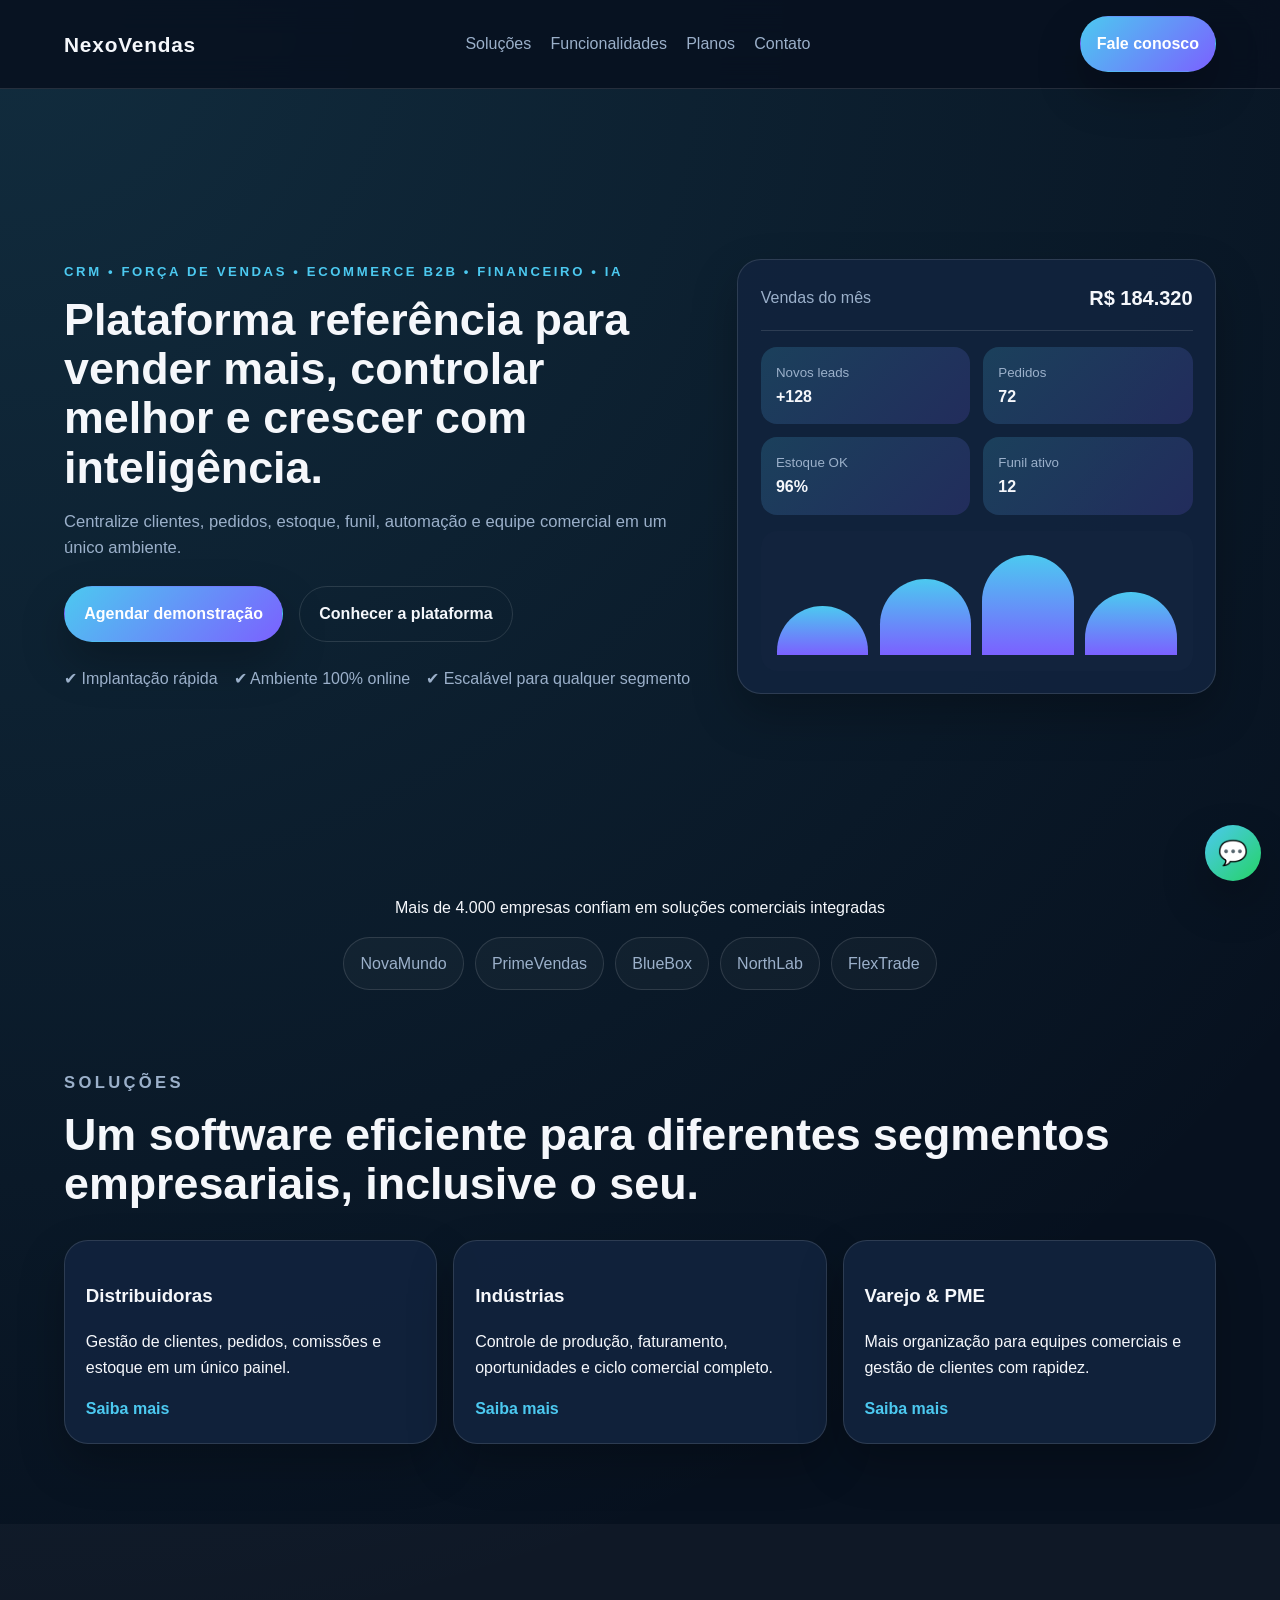
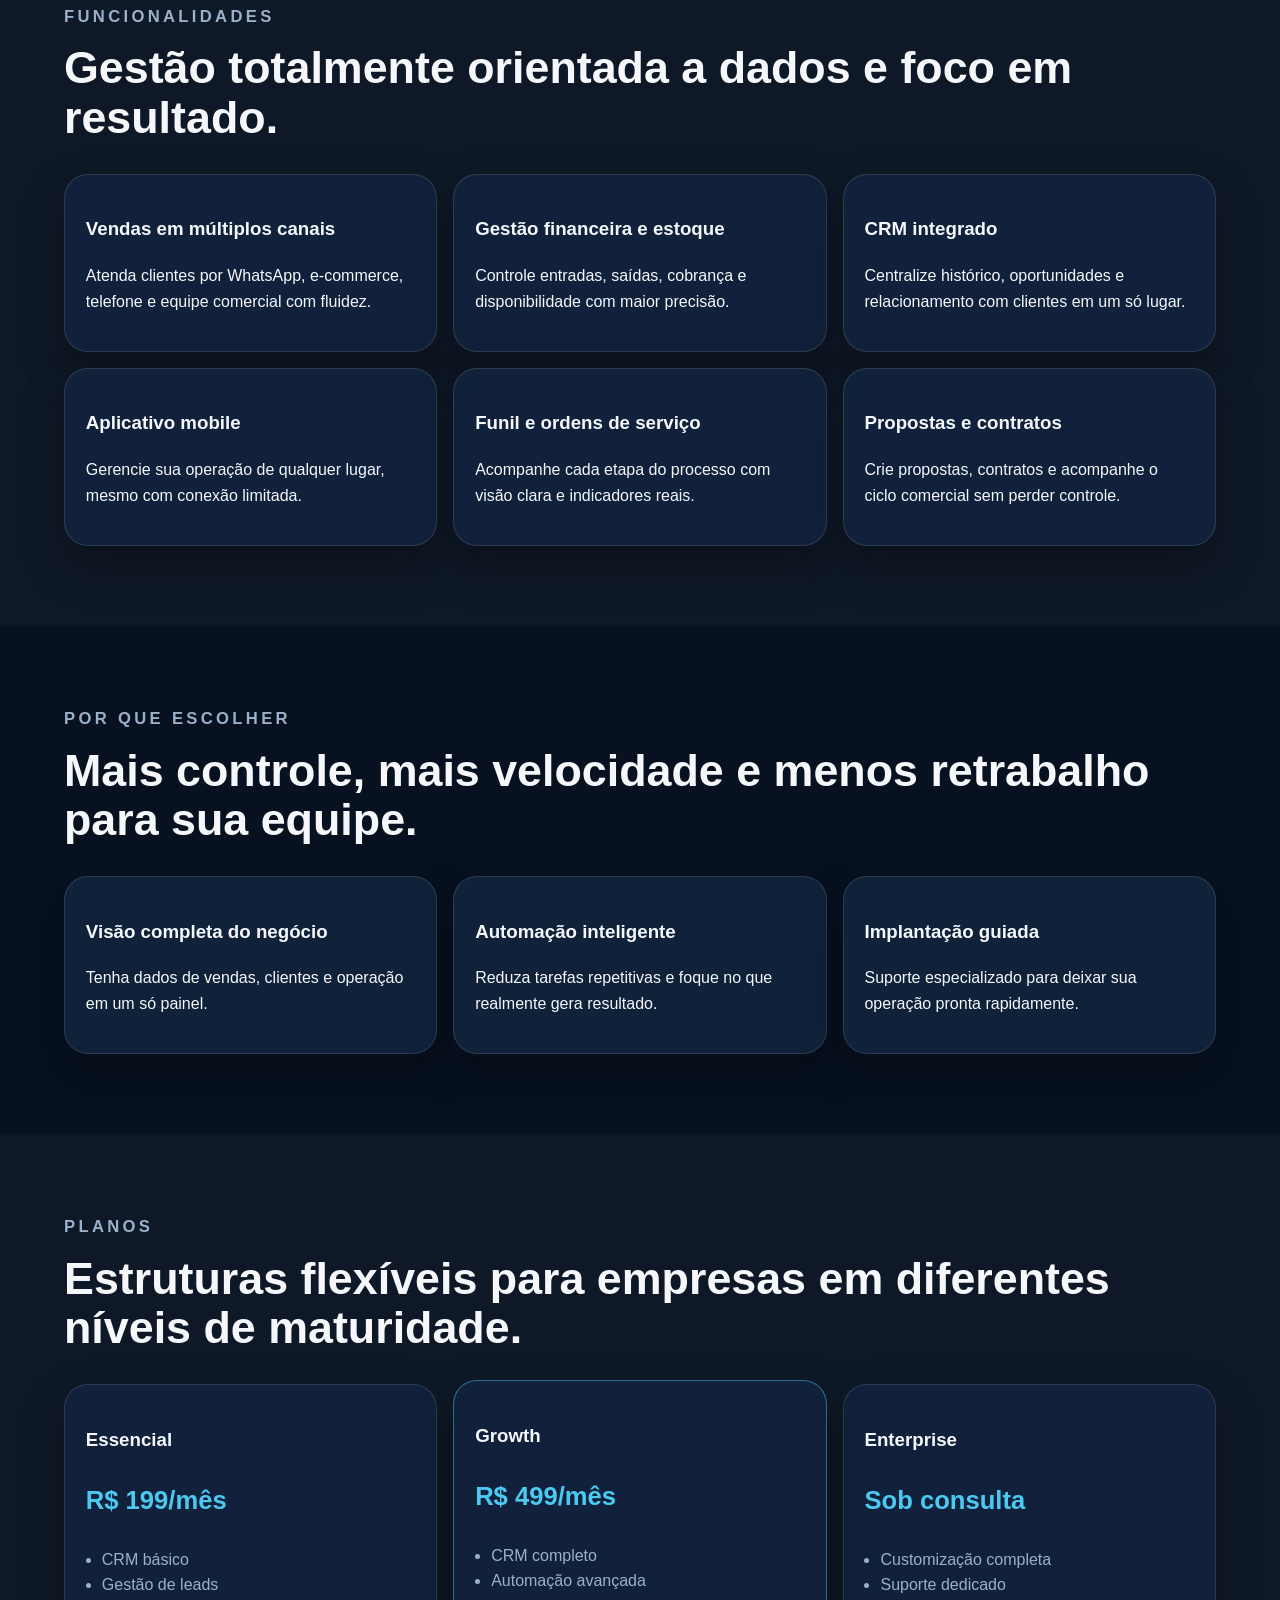
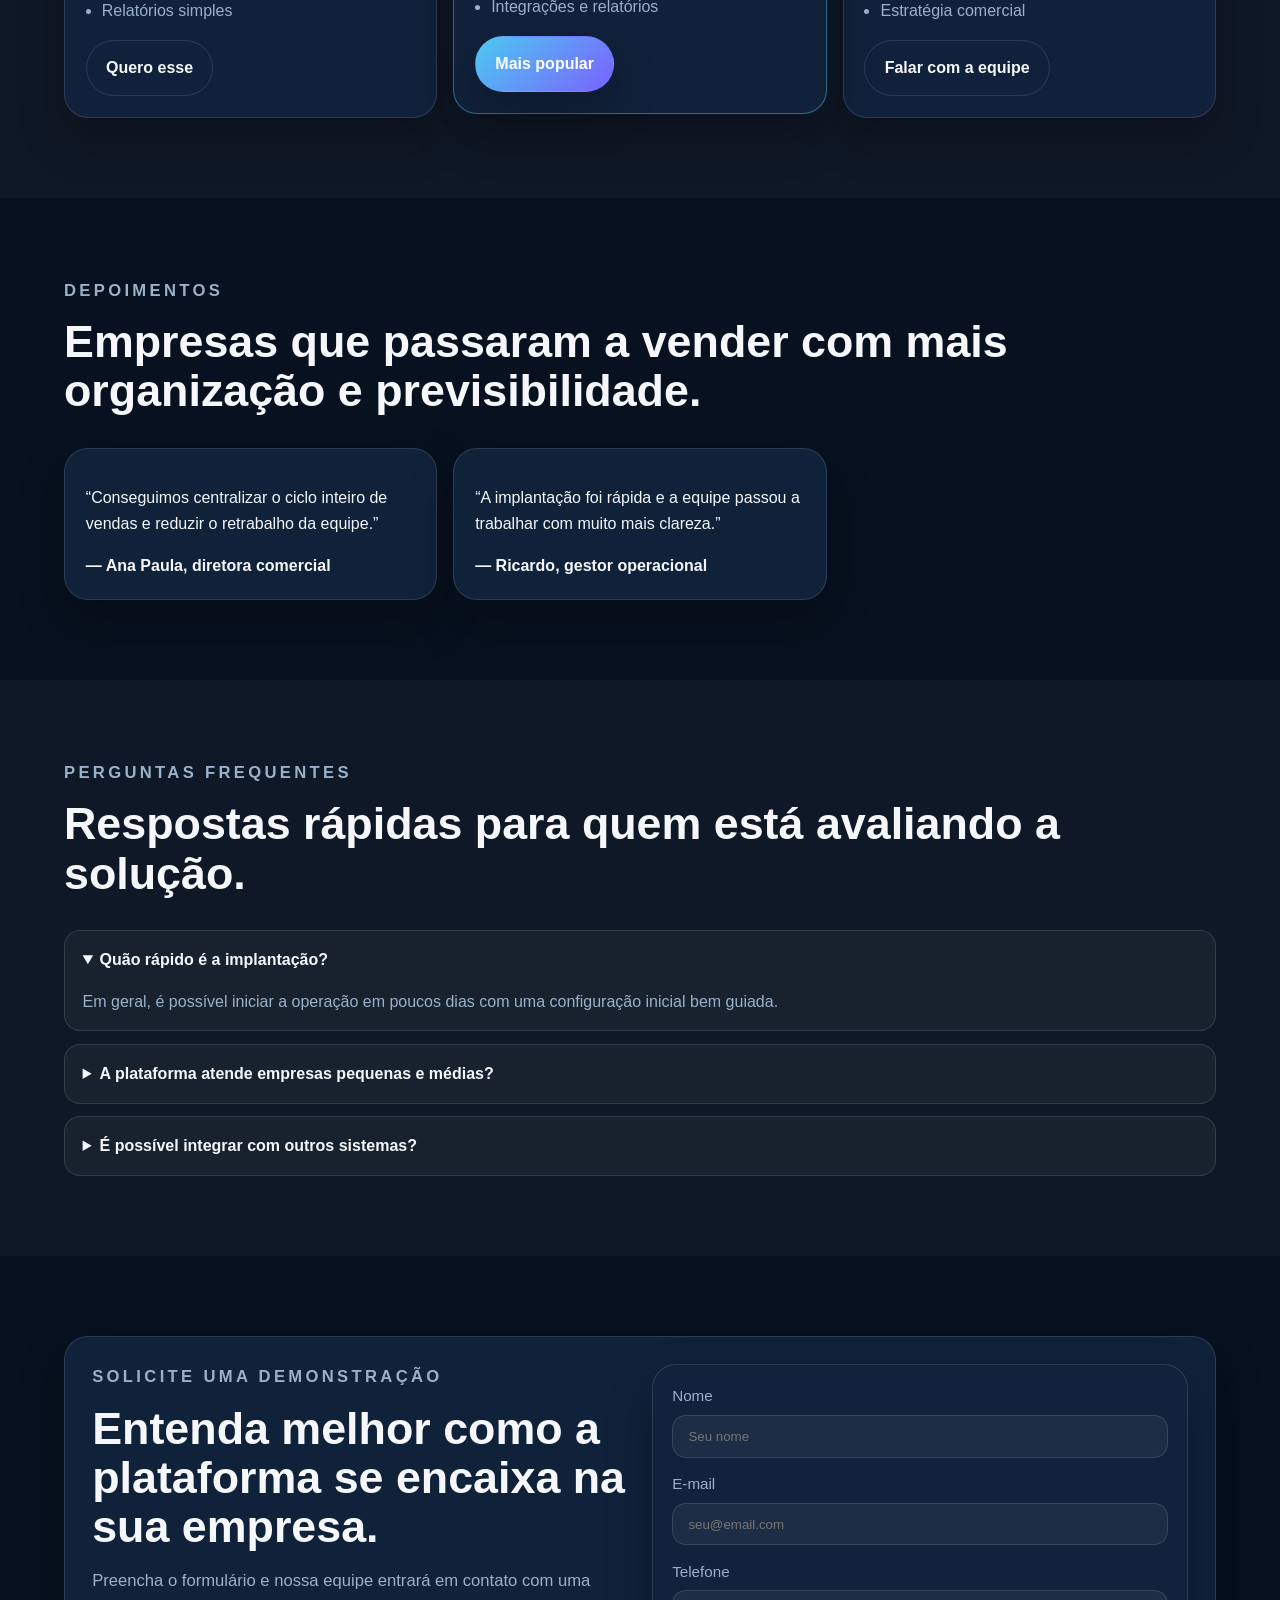
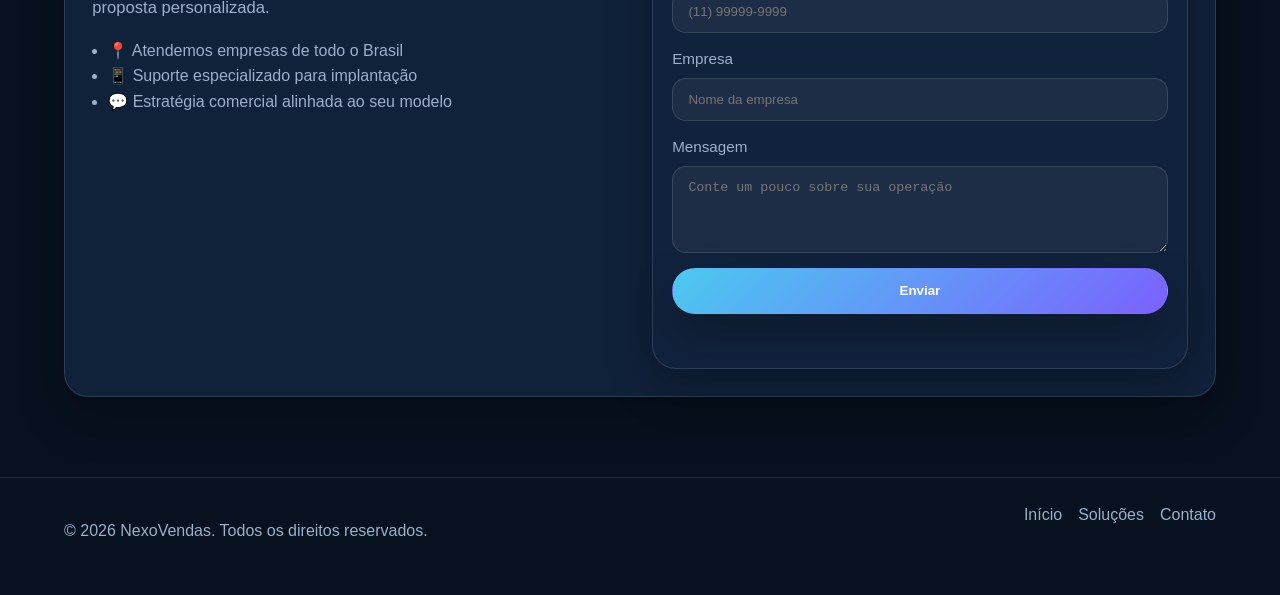
<file: index.html>
<!DOCTYPE html>
<html lang="pt-BR">
  <head>
    <meta charset="UTF-8" />
    <meta name="viewport" content="width=device-width, initial-scale=1.0" />
    <meta
      name="description"
      content="Plataforma comercial completa para vender mais, organizar equipes e crescer com inteligência."
    />
    <title>NexoVendas | CRM, Vendas e Gestão Comercial</title>
    <link rel="stylesheet" href="styles.css" />
  </head>
  <body>
    <a class="whatsapp-float" href="https://wa.me/5511999999999?text=Ol%C3%A1%2C%20gostaria%20de%20conhecer%20a%20plataforma%20NexoVendas" target="_blank" rel="noopener noreferrer">💬</a>

    <header class="site-header">
      <a class="brand" href="#hero">NexoVendas</a>
      <nav class="site-nav" aria-label="Navegação principal">
        <a href="#solucoes">Soluções</a>
        <a href="#funcionalidades">Funcionalidades</a>
        <a href="#planos">Planos</a>
        <a href="#contato">Contato</a>
      </nav>
      <a class="btn btn-primary header-cta" href="#contato">Fale conosco</a>
    </header>

    <main>
      <section id="hero" class="hero">
        <div class="hero-content">
          <p class="eyebrow">CRM • força de vendas • ecommerce B2B • financeiro • IA</p>
          <h1>Plataforma referência para vender mais, controlar melhor e crescer com inteligência.</h1>
          <p class="hero-text">
            Centralize clientes, pedidos, estoque, funil, automação e equipe comercial em um único ambiente.
          </p>
          <div class="hero-actions">
            <a class="btn btn-primary" href="#contato">Agendar demonstração</a>
            <a class="btn btn-secondary" href="#funcionalidades">Conhecer a plataforma</a>
          </div>
          <ul class="hero-highlights">
            <li>✔ Implantação rápida</li>
            <li>✔ Ambiente 100% online</li>
            <li>✔ Escalável para qualquer segmento</li>
          </ul>
        </div>

        <div class="hero-card" aria-label="Resumo da plataforma">
          <div class="dashboard-top">
            <span>Vendas do mês</span>
            <strong>R$ 184.320</strong>
          </div>
          <div class="dashboard-grid">
            <div class="mini-card">
              <small>Novos leads</small>
              <strong>+128</strong>
            </div>
            <div class="mini-card">
              <small>Pedidos</small>
              <strong>72</strong>
            </div>
            <div class="mini-card">
              <small>Estoque OK</small>
              <strong>96%</strong>
            </div>
            <div class="mini-card">
              <small>Funil ativo</small>
              <strong>12</strong>
            </div>
          </div>
          <div class="chart">
            <div class="bar"></div>
            <div class="bar"></div>
            <div class="bar"></div>
            <div class="bar"></div>
          </div>
        </div>
      </section>

      <section class="trusted">
        <p class="section-tag">Mais de 4.000 empresas confiam em soluções comerciais integradas</p>
        <div class="logo-row">
          <span>NovaMundo</span>
          <span>PrimeVendas</span>
          <span>BlueBox</span>
          <span>NorthLab</span>
          <span>FlexTrade</span>
        </div>
      </section>

      <section id="solucoes" class="section">
        <div class="section-heading">
          <p class="eyebrow">Soluções</p>
          <h2>Um software eficiente para diferentes segmentos empresariais, inclusive o seu.</h2>
        </div>
        <div class="card-grid">
          <article class="info-card">
            <h3>Distribuidoras</h3>
            <p>Gestão de clientes, pedidos, comissões e estoque em um único painel.</p>
            <a href="#contato">Saiba mais</a>
          </article>
          <article class="info-card">
            <h3>Indústrias</h3>
            <p>Controle de produção, faturamento, oportunidades e ciclo comercial completo.</p>
            <a href="#contato">Saiba mais</a>
          </article>
          <article class="info-card">
            <h3>Varejo & PME</h3>
            <p>Mais organização para equipes comerciais e gestão de clientes com rapidez.</p>
            <a href="#contato">Saiba mais</a>
          </article>
        </div>
      </section>

      <section id="funcionalidades" class="section section-alt">
        <div class="section-heading">
          <p class="eyebrow">Funcionalidades</p>
          <h2>Gestão totalmente orientada a dados e foco em resultado.</h2>
        </div>
        <div class="feature-grid">
          <article class="feature-card">
            <h3>Vendas em múltiplos canais</h3>
            <p>Atenda clientes por WhatsApp, e-commerce, telefone e equipe comercial com fluidez.</p>
          </article>
          <article class="feature-card">
            <h3>Gestão financeira e estoque</h3>
            <p>Controle entradas, saídas, cobrança e disponibilidade com maior precisão.</p>
          </article>
          <article class="feature-card">
            <h3>CRM integrado</h3>
            <p>Centralize histórico, oportunidades e relacionamento com clientes em um só lugar.</p>
          </article>
          <article class="feature-card">
            <h3>Aplicativo mobile</h3>
            <p>Gerencie sua operação de qualquer lugar, mesmo com conexão limitada.</p>
          </article>
          <article class="feature-card">
            <h3>Funil e ordens de serviço</h3>
            <p>Acompanhe cada etapa do processo com visão clara e indicadores reais.</p>
          </article>
          <article class="feature-card">
            <h3>Propostas e contratos</h3>
            <p>Crie propostas, contratos e acompanhe o ciclo comercial sem perder controle.</p>
          </article>
        </div>
      </section>

      <section class="section">
        <div class="section-heading">
          <p class="eyebrow">Por que escolher</p>
          <h2>Mais controle, mais velocidade e menos retrabalho para sua equipe.</h2>
        </div>
        <div class="benefit-grid">
          <article class="benefit-card">
            <h3>Visão completa do negócio</h3>
            <p>Tenha dados de vendas, clientes e operação em um só painel.</p>
          </article>
          <article class="benefit-card">
            <h3>Automação inteligente</h3>
            <p>Reduza tarefas repetitivas e foque no que realmente gera resultado.</p>
          </article>
          <article class="benefit-card">
            <h3>Implantação guiada</h3>
            <p>Suporte especializado para deixar sua operação pronta rapidamente.</p>
          </article>
        </div>
      </section>

      <section id="planos" class="section section-alt">
        <div class="section-heading">
          <p class="eyebrow">Planos</p>
          <h2>Estruturas flexíveis para empresas em diferentes níveis de maturidade.</h2>
        </div>
        <div class="pricing-grid">
          <article class="pricing-card">
            <h3>Essencial</h3>
            <p class="price">R$ 199/mês</p>
            <ul>
              <li>CRM básico</li>
              <li>Gestão de leads</li>
              <li>Relatórios simples</li>
            </ul>
            <a class="btn btn-secondary" href="#contato">Quero esse</a>
          </article>
          <article class="pricing-card featured">
            <h3>Growth</h3>
            <p class="price">R$ 499/mês</p>
            <ul>
              <li>CRM completo</li>
              <li>Automação avançada</li>
              <li>Integrações e relatórios</li>
            </ul>
            <a class="btn btn-primary" href="#contato">Mais popular</a>
          </article>
          <article class="pricing-card">
            <h3>Enterprise</h3>
            <p class="price">Sob consulta</p>
            <ul>
              <li>Customização completa</li>
              <li>Suporte dedicado</li>
              <li>Estratégia comercial</li>
            </ul>
            <a class="btn btn-secondary" href="#contato">Falar com a equipe</a>
          </article>
        </div>
      </section>

      <section class="section">
        <div class="section-heading">
          <p class="eyebrow">Depoimentos</p>
          <h2>Empresas que passaram a vender com mais organização e previsibilidade.</h2>
        </div>
        <div class="testimonial-grid">
          <article class="testimonial-card">
            <p>“Conseguimos centralizar o ciclo inteiro de vendas e reduzir o retrabalho da equipe.”</p>
            <strong>— Ana Paula, diretora comercial</strong>
          </article>
          <article class="testimonial-card">
            <p>“A implantação foi rápida e a equipe passou a trabalhar com muito mais clareza.”</p>
            <strong>— Ricardo, gestor operacional</strong>
          </article>
        </div>
      </section>

      <section class="section section-alt">
        <div class="section-heading">
          <p class="eyebrow">Perguntas frequentes</p>
          <h2>Respostas rápidas para quem está avaliando a solução.</h2>
        </div>
        <div class="faq-list">
          <details open>
            <summary>Quão rápido é a implantação?</summary>
            <p>Em geral, é possível iniciar a operação em poucos dias com uma configuração inicial bem guiada.</p>
          </details>
          <details>
            <summary>A plataforma atende empresas pequenas e médias?</summary>
            <p>Sim. A solução foi pensada para crescer junto da empresa, sem perder praticidade.</p>
          </details>
          <details>
            <summary>É possível integrar com outros sistemas?</summary>
            <p>Sim. A proposta inclui integrações com ERPs, automações e canais digitais.</p>
          </details>
        </div>
      </section>

      <section id="contato" class="section">
        <div class="contact-shell">
          <div class="contact-copy">
            <p class="eyebrow">Solicite uma demonstração</p>
            <h2>Entenda melhor como a plataforma se encaixa na sua empresa.</h2>
            <p>
              Preencha o formulário e nossa equipe entrará em contato com uma proposta personalizada.
            </p>
            <ul class="contact-list">
              <li>📍 Atendemos empresas de todo o Brasil</li>
              <li>📱 Suporte especializado para implantação</li>
              <li>💬 Estratégia comercial alinhada ao seu modelo</li>
            </ul>
          </div>

          <form id="lead-form" class="contact-form">
            <label>
              Nome
              <input type="text" name="name" placeholder="Seu nome" required />
            </label>
            <label>
              E-mail
              <input type="email" name="email" placeholder="seu@email.com" required />
            </label>
            <label>
              Telefone
              <input type="tel" name="phone" placeholder="(11) 99999-9999" />
            </label>
            <label>
              Empresa
              <input type="text" name="company" placeholder="Nome da empresa" />
            </label>
            <label>
              Mensagem
              <textarea name="message" rows="4" placeholder="Conte um pouco sobre sua operação"></textarea>
            </label>
            <button class="btn btn-primary" type="submit">Enviar</button>
            <p id="form-status" class="form-status" aria-live="polite"></p>
          </form>
        </div>
      </section>
    </main>

    <footer class="site-footer">
      <p>© 2026 NexoVendas. Todos os direitos reservados.</p>
      <div>
        <a href="#hero">Início</a>
        <a href="#solucoes">Soluções</a>
        <a href="#contato">Contato</a>
      </div>
    </footer>

    <script src="script.js"></script>
  </body>
</html>
</file>
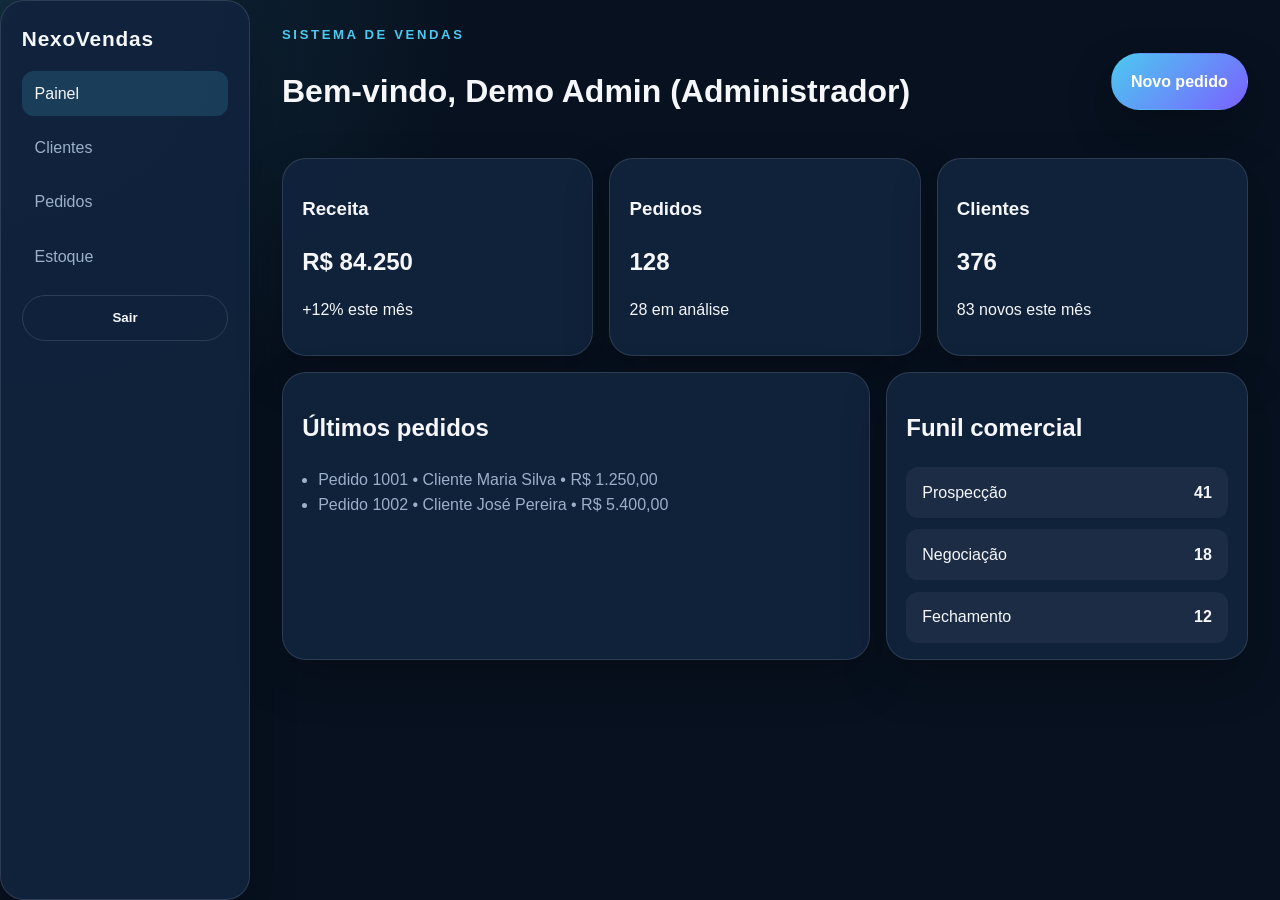
<file: clientes.html>
<!DOCTYPE html>
<html lang="pt-BR">
  <head>
    <meta charset="UTF-8" />
    <meta name="viewport" content="width=device-width, initial-scale=1.0" />
    <title>Clientes | NexoVendas</title>
    <link rel="stylesheet" href="styles.css" />
  </head>
  <body data-page="clientes">
    <div class="app-shell">
      <aside class="sidebar">
        <a class="brand" href="index.html">NexoVendas</a>
        <nav class="sidebar-nav">
          <a href="dashboard.html">Painel</a>
          <a class="active" href="clientes.html" data-module="clientes">Clientes</a>
          <a href="pedidos.html" data-module="pedidos">Pedidos</a>
          <a href="estoque.html" data-module="estoque">Estoque</a>
        </nav>
        <button id="logout-btn" class="btn btn-secondary" type="button">Sair</button>
      </aside>

      <main class="app-main">
        <header class="topbar">
          <div>
            <p class="eyebrow">CRM</p>
            <h1>Gestão de clientes</h1>
          </div>
        </header>

        <section class="panel form-panel">
          <form id="customer-form" class="app-form">
            <input type="text" name="name" placeholder="Nome do cliente" required />
            <input type="text" name="segment" placeholder="Segmento" required />
            <input type="text" name="status" placeholder="Status" required />
            <input type="number" name="value" placeholder="Valor estimado" required />
            <button class="btn btn-primary" type="submit">Salvar cliente</button>
          </form>
          <p id="customer-status" class="form-status"></p>
        </section>

        <section class="panel form-panel">
          <h2>Importar base de clientes</h2>
          <form id="customer-import-form" class="app-form import-form">
            <input id="customer-import-file" type="file" accept=".csv,.json" required />
            <button class="btn btn-secondary" type="submit">Importar CSV/JSON</button>
          </form>
          <div class="import-actions">
            <label><input id="customer-replace-data" type="checkbox" /> Substituir dados existentes</label>
            <button id="customer-download-template" class="btn btn-secondary small" type="button">Baixar modelo</button>
          </div>
          <p id="customer-import-status" class="form-status"></p>
          <p class="muted-text">Use CSV ou JSON com colunas como nome, segmento, status e valor.</p>
        </section>

        <section class="panel">
          <table class="data-table">
            <thead>
              <tr>
                <th>Cliente</th>
                <th>Segmento</th>
                <th>Status</th>
                <th>Valor</th>
              </tr>
            </thead>
            <tbody id="customer-table-body"></tbody>
          </table>
        </section>
      </main>
    </div>

    <script type="module" src="script.js"></script>
  </body>
</html>
</file>
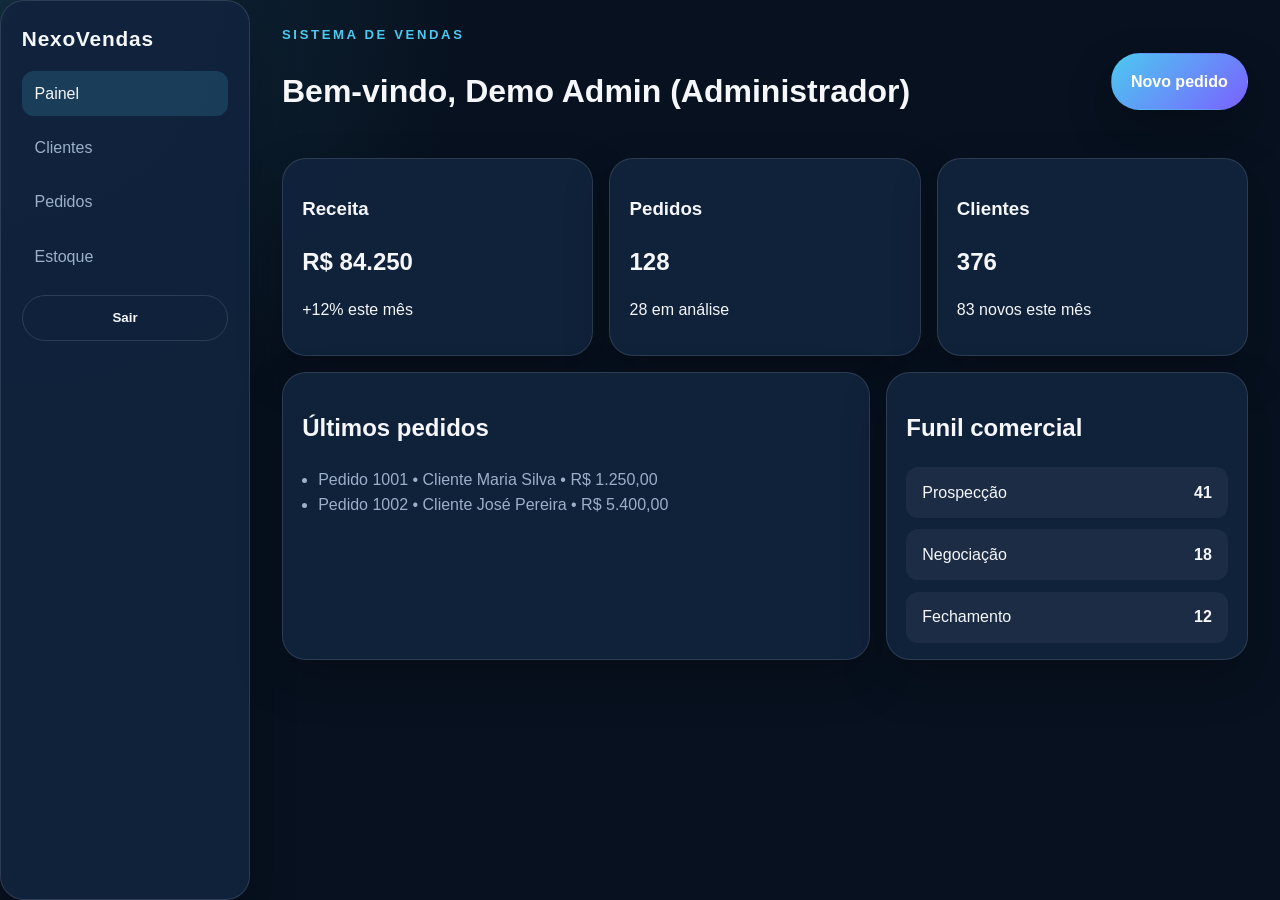
<file: dashboard.html>
<!DOCTYPE html>
<html lang="pt-BR">
  <head>
    <meta charset="UTF-8" />
    <meta name="viewport" content="width=device-width, initial-scale=1.0" />
    <title>Painel | NexoVendas</title>
    <link rel="stylesheet" href="styles.css" />
  </head>
  <body data-page="dashboard">
    <div class="app-shell">
      <aside class="sidebar">
        <a class="brand" href="index.html">NexoVendas</a>
        <nav class="sidebar-nav">
          <a class="active" href="dashboard.html">Painel</a>
          <a href="clientes.html" data-module="clientes">Clientes</a>
          <a href="pedidos.html" data-module="pedidos">Pedidos</a>
          <a href="estoque.html" data-module="estoque">Estoque</a>
        </nav>
        <button id="logout-btn" class="btn btn-secondary" type="button">Sair</button>
      </aside>

      <main class="app-main">
        <header class="topbar">
          <div>
            <p class="eyebrow">Sistema de vendas</p>
            <h1>Bem-vindo, <span id="user-name">usuário</span></h1>
          </div>
          <a class="btn btn-primary" href="pedidos.html">Novo pedido</a>
        </header>

        <section class="summary-grid">
          <article class="summary-card">
            <h3>Receita</h3>
            <strong>R$ 84.250</strong>
            <p>+12% este mês</p>
          </article>
          <article class="summary-card">
            <h3>Pedidos</h3>
            <strong>128</strong>
            <p>28 em análise</p>
          </article>
          <article class="summary-card">
            <h3>Clientes</h3>
            <strong>376</strong>
            <p>83 novos este mês</p>
          </article>
        </section>

        <section class="content-grid">
          <article class="panel">
            <h2>Últimos pedidos</h2>
            <ul id="recent-orders" class="list"></ul>
          </article>
          <article class="panel">
            <h2>Funil comercial</h2>
            <div class="pipeline">
              <div><span>Prospecção</span><strong>41</strong></div>
              <div><span>Negociação</span><strong>18</strong></div>
              <div><span>Fechamento</span><strong>12</strong></div>
            </div>
          </article>
        </section>
      </main>
    </div>

    <script type="module" src="script.js"></script>
  </body>
</html>
</file>
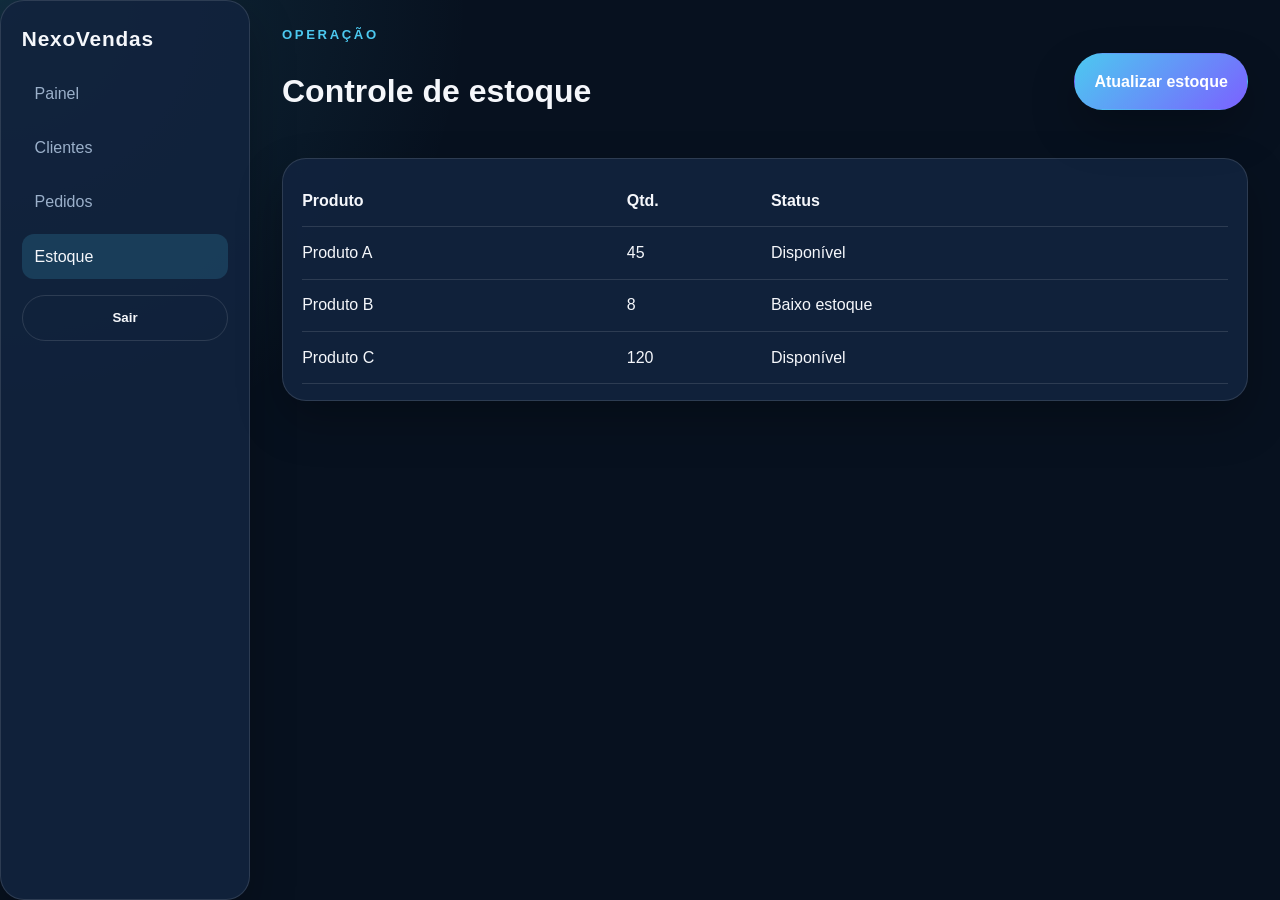
<file: estoque.html>
<!DOCTYPE html>
<html lang="pt-BR">
  <head>
    <meta charset="UTF-8" />
    <meta name="viewport" content="width=device-width, initial-scale=1.0" />
    <title>Estoque | NexoVendas</title>
    <link rel="stylesheet" href="styles.css" />
  </head>
  <body data-page="estoque">
    <div class="app-shell">
      <aside class="sidebar">
        <a class="brand" href="index.html">NexoVendas</a>
        <nav class="sidebar-nav">
          <a href="dashboard.html">Painel</a>
          <a href="clientes.html" data-module="clientes">Clientes</a>
          <a href="pedidos.html" data-module="pedidos">Pedidos</a>
          <a class="active" href="estoque.html" data-module="estoque">Estoque</a>
        </nav>
        <button id="logout-btn" class="btn btn-secondary" type="button">Sair</button>
      </aside>

      <main class="app-main">
        <header class="topbar">
          <div>
            <p class="eyebrow">Operação</p>
            <h1>Controle de estoque</h1>
          </div>
          <a class="btn btn-primary" href="#">Atualizar estoque</a>
        </header>

        <section class="panel">
          <table class="data-table">
            <thead>
              <tr>
                <th>Produto</th>
                <th>Qtd.</th>
                <th>Status</th>
              </tr>
            </thead>
            <tbody>
              <tr><td>Produto A</td><td>45</td><td>Disponível</td></tr>
              <tr><td>Produto B</td><td>8</td><td>Baixo estoque</td></tr>
              <tr><td>Produto C</td><td>120</td><td>Disponível</td></tr>
            </tbody>
          </table>
        </section>
      </main>
    </div>

    <script type="module" src="script.js"></script>
  </body>
</html>
</file>
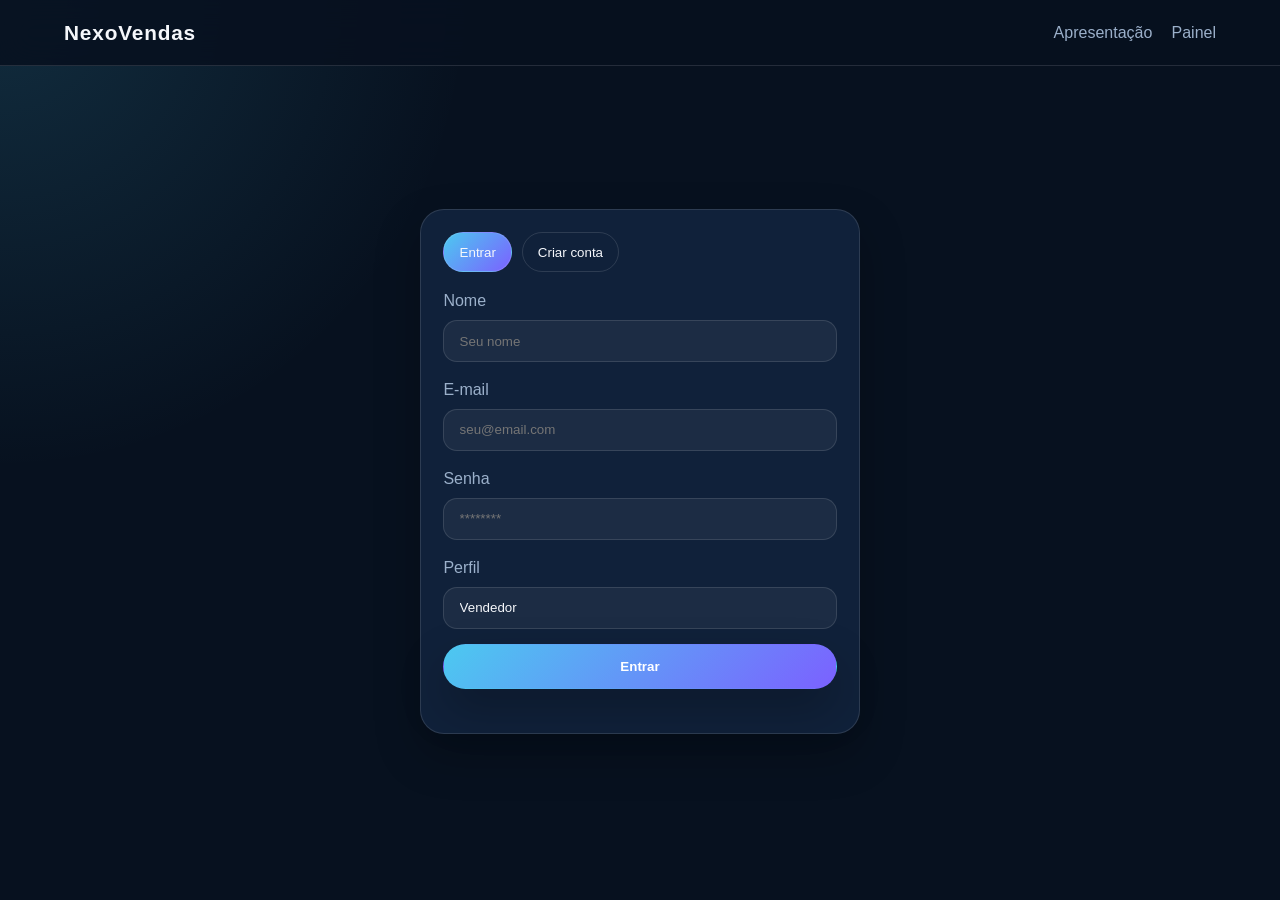
<file: login.html>
<!DOCTYPE html>
<html lang="pt-BR">
  <head>
    <meta charset="UTF-8" />
    <meta name="viewport" content="width=device-width, initial-scale=1.0" />
    <title>Acesso ao Sistema | NexoVendas</title>
    <link rel="stylesheet" href="styles.css" />
  </head>
  <body data-page="auth">
    <header class="site-header">
      <a class="brand" href="index.html">NexoVendas</a>
      <nav class="site-nav">
        <a href="index.html">Apresentação</a>
        <a href="dashboard.html">Painel</a>
      </nav>
    </header>

    <main class="auth-shell">
      <section class="auth-card">
        <div class="auth-tabs">
          <button class="tab-btn active" type="button" data-mode="login">Entrar</button>
          <button class="tab-btn" type="button" data-mode="register">Criar conta</button>
        </div>

        <form id="auth-form" class="auth-form">
          <label id="name-field-wrapper" class="hidden">
            Nome
            <input type="text" name="name" placeholder="Seu nome" />
          </label>
          <label>
            E-mail
            <input type="email" name="email" placeholder="seu@email.com" required />
          </label>
          <label>
            Senha
            <input type="password" name="password" placeholder="********" required />
          </label>
          <label>
            Perfil
            <select name="role">
              <option value="vendedor">Vendedor</option>
              <option value="admin">Administrador</option>
            </select>
          </label>
          <button class="btn btn-primary" type="submit">Entrar</button>
        </form>
        <p id="auth-status" class="form-status" aria-live="polite"></p>
      </section>
    </main>

    <script type="module" src="script.js"></script>
  </body>
</html>
</file>
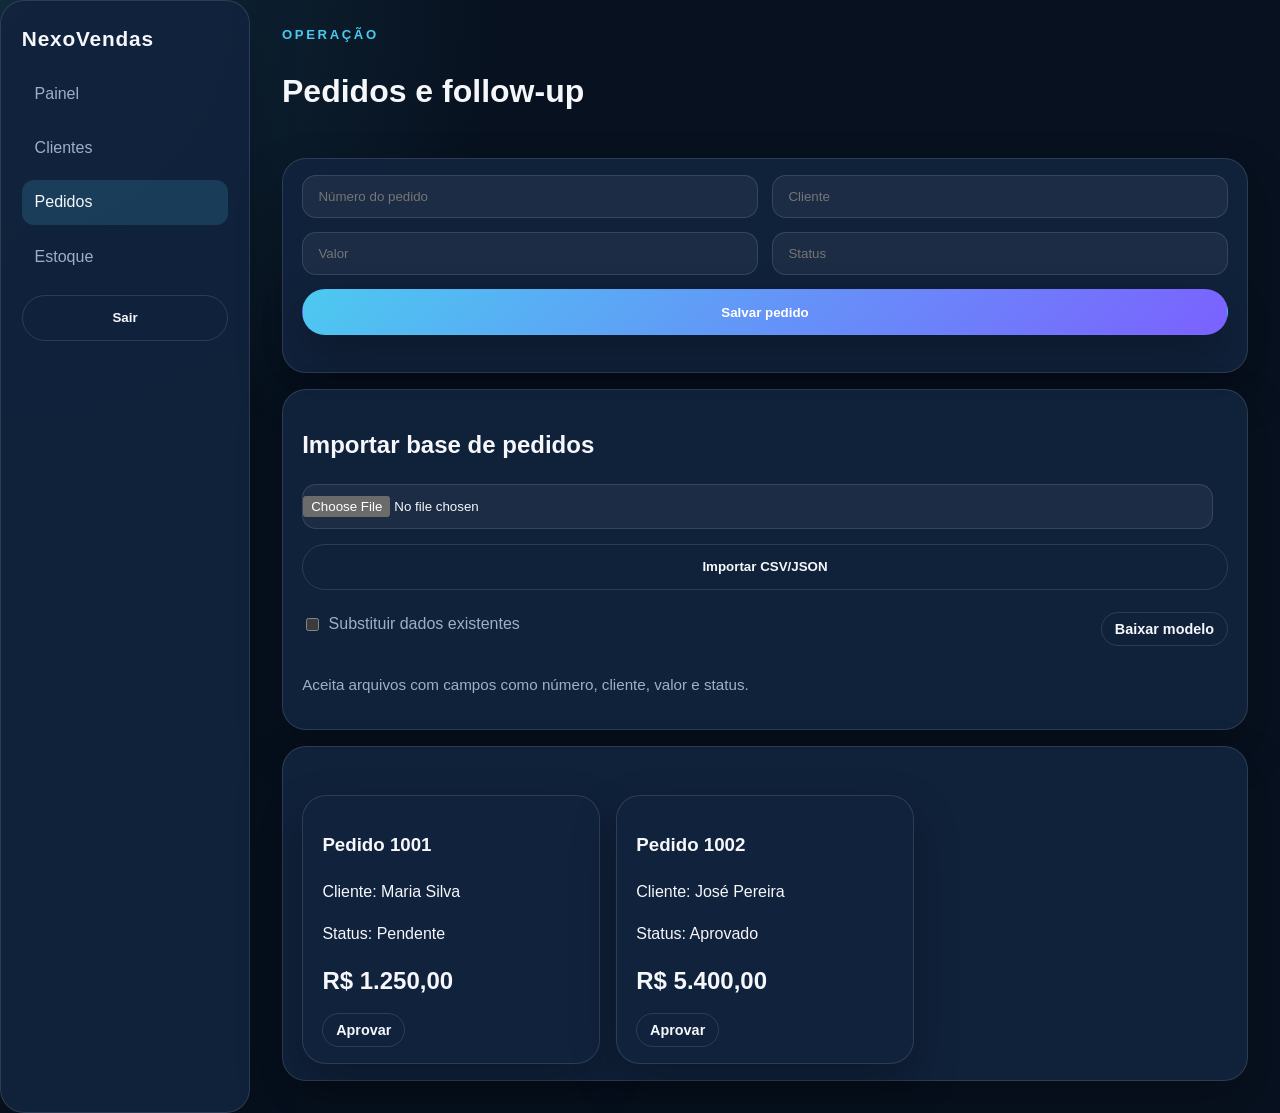
<file: pedidos.html>
<!DOCTYPE html>
<html lang="pt-BR">
  <head>
    <meta charset="UTF-8" />
    <meta name="viewport" content="width=device-width, initial-scale=1.0" />
    <title>Pedidos | NexoVendas</title>
    <link rel="stylesheet" href="styles.css" />
  </head>
  <body data-page="pedidos">
    <div class="app-shell">
      <aside class="sidebar">
        <a class="brand" href="index.html">NexoVendas</a>
        <nav class="sidebar-nav">
          <a href="dashboard.html">Painel</a>
          <a href="clientes.html" data-module="clientes">Clientes</a>
          <a class="active" href="pedidos.html" data-module="pedidos">Pedidos</a>
          <a href="estoque.html" data-module="estoque">Estoque</a>
        </nav>
        <button id="logout-btn" class="btn btn-secondary" type="button">Sair</button>
      </aside>

      <main class="app-main">
        <header class="topbar">
          <div>
            <p class="eyebrow">Operação</p>
            <h1>Pedidos e follow-up</h1>
          </div>
        </header>

        <section class="panel form-panel">
          <form id="order-form" class="app-form">
            <input type="text" name="number" placeholder="Número do pedido" required />
            <input type="text" name="customer" placeholder="Cliente" required />
            <input type="number" name="value" placeholder="Valor" required />
            <input type="text" name="status" placeholder="Status" required />
            <button class="btn btn-primary" type="submit">Salvar pedido</button>
          </form>
          <p id="order-status" class="form-status"></p>
        </section>

        <section class="panel form-panel">
          <h2>Importar base de pedidos</h2>
          <form id="order-import-form" class="app-form import-form">
            <input id="order-import-file" type="file" accept=".csv,.json" required />
            <button class="btn btn-secondary" type="submit">Importar CSV/JSON</button>
          </form>
          <div class="import-actions">
            <label><input id="order-replace-data" type="checkbox" /> Substituir dados existentes</label>
            <button id="order-download-template" class="btn btn-secondary small" type="button">Baixar modelo</button>
          </div>
          <p id="order-import-status" class="form-status"></p>
          <p class="muted-text">Aceita arquivos com campos como número, cliente, valor e status.</p>
        </section>

        <section class="panel">
          <div id="orders-list" class="card-grid compact"></div>
        </section>
      </main>
    </div>

    <script type="module" src="script.js"></script>
  </body>
</html>
</file>
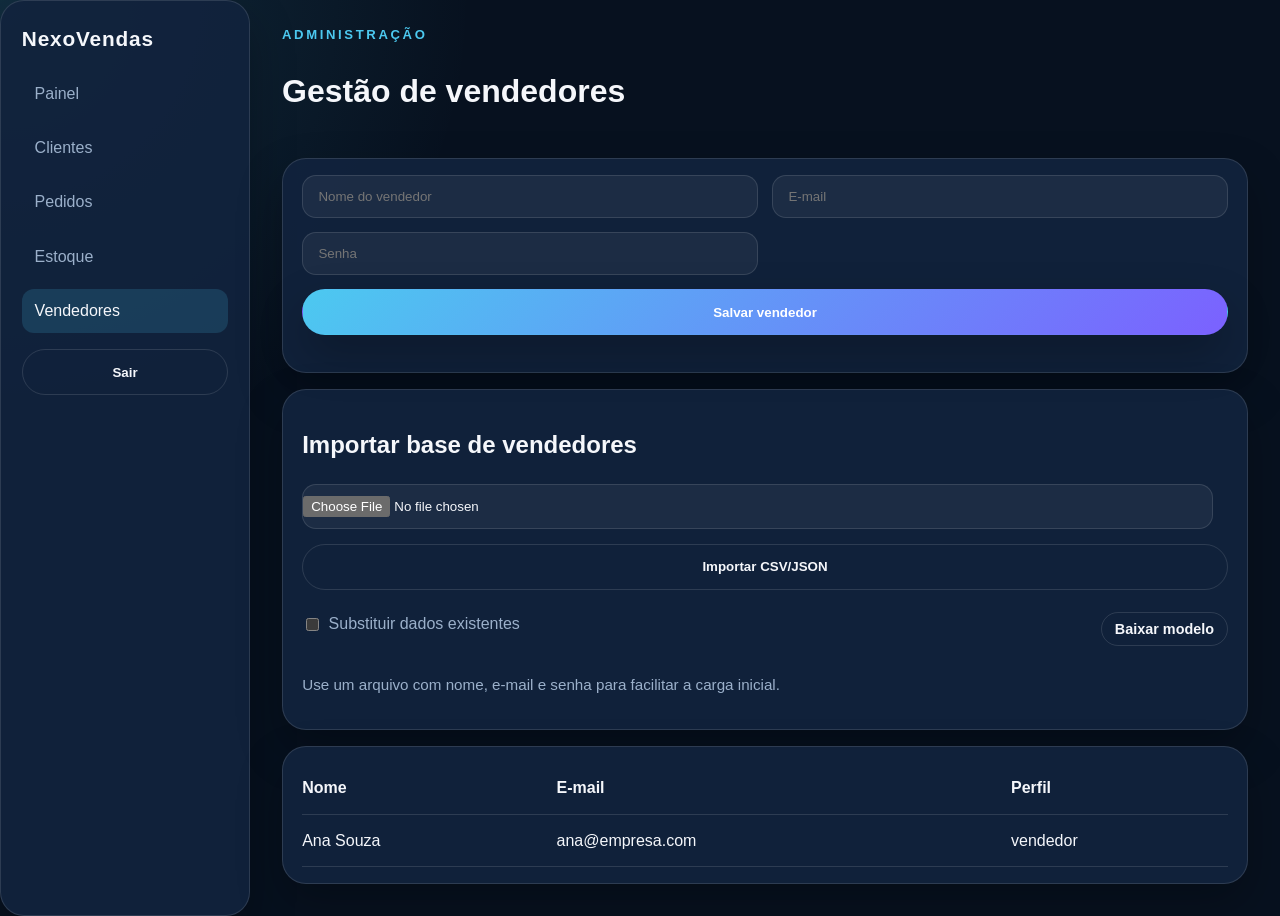
<file: vendedores.html>
<!DOCTYPE html>
<html lang="pt-BR">
  <head>
    <meta charset="UTF-8" />
    <meta name="viewport" content="width=device-width, initial-scale=1.0" />
    <title>Vendedores | NexoVendas</title>
    <link rel="stylesheet" href="styles.css" />
  </head>
  <body data-page="vendedores">
    <div class="app-shell">
      <aside class="sidebar">
        <a class="brand" href="index.html">NexoVendas</a>
        <nav class="sidebar-nav">
          <a href="dashboard.html">Painel</a>
          <a href="clientes.html" data-module="clientes">Clientes</a>
          <a href="pedidos.html" data-module="pedidos">Pedidos</a>
          <a href="estoque.html" data-module="estoque">Estoque</a>
          <a class="active" href="vendedores.html" data-module="vendedores">Vendedores</a>
        </nav>
        <button id="logout-btn" class="btn btn-secondary" type="button">Sair</button>
      </aside>

      <main class="app-main">
        <header class="topbar">
          <div>
            <p class="eyebrow">Administração</p>
            <h1>Gestão de vendedores</h1>
          </div>
        </header>

        <section class="panel form-panel">
          <form id="seller-form" class="app-form">
            <input type="text" name="name" placeholder="Nome do vendedor" required />
            <input type="email" name="email" placeholder="E-mail" required />
            <input type="password" name="password" placeholder="Senha" required />
            <button class="btn btn-primary" type="submit">Salvar vendedor</button>
          </form>
          <p id="seller-status" class="form-status"></p>
        </section>

        <section class="panel form-panel">
          <h2>Importar base de vendedores</h2>
          <form id="seller-import-form" class="app-form import-form">
            <input id="seller-import-file" type="file" accept=".csv,.json" required />
            <button class="btn btn-secondary" type="submit">Importar CSV/JSON</button>
          </form>
          <div class="import-actions">
            <label><input id="seller-replace-data" type="checkbox" /> Substituir dados existentes</label>
            <button id="seller-download-template" class="btn btn-secondary small" type="button">Baixar modelo</button>
          </div>
          <p id="seller-import-status" class="form-status"></p>
          <p class="muted-text">Use um arquivo com nome, e-mail e senha para facilitar a carga inicial.</p>
        </section>

        <section class="panel">
          <table class="data-table">
            <thead>
              <tr>
                <th>Nome</th>
                <th>E-mail</th>
                <th>Perfil</th>
              </tr>
            </thead>
            <tbody id="seller-table-body"></tbody>
          </table>
        </section>
      </main>
    </div>

    <script type="module" src="script.js"></script>
  </body>
</html>
</file>
<file: styles.css>
:root {
  color-scheme: dark;
  --bg: #07111f;
  --bg-soft: #0f1d31;
  --surface: #12233d;
  --surface-2: #1a3250;
  --text: #f5f7fb;
  --muted: #9bb0ca;
  --accent: #4cc9f0;
  --accent-2: #7b61ff;
  --border: rgba(255, 255, 255, 0.12);
  --shadow: 0 20px 45px rgba(0, 0, 0, 0.25);
}

* {
  box-sizing: border-box;
}

html {
  scroll-behavior: smooth;
}

body {
  margin: 0;
  font-family: Inter, "Segoe UI", Roboto, Arial, sans-serif;
  background: radial-gradient(circle at top left, rgba(76, 201, 240, 0.15), transparent 30%), var(--bg);
  color: var(--text);
  line-height: 1.6;
}

body[data-page="auth"] {
  min-height: 100vh;
}

a {
  color: inherit;
  text-decoration: none;
}

.whatsapp-float {
  position: fixed;
  right: 1.2rem;
  bottom: 1.2rem;
  z-index: 20;
  display: grid;
  place-items: center;
  width: 56px;
  height: 56px;
  border-radius: 50%;
  background: linear-gradient(135deg, var(--accent), #25d366);
  box-shadow: var(--shadow);
  font-size: 1.5rem;
}

.site-header {
  position: sticky;
  top: 0;
  z-index: 10;
  display: flex;
  justify-content: space-between;
  align-items: center;
  padding: 1rem 5vw;
  background: rgba(7, 17, 31, 0.88);
  backdrop-filter: blur(16px);
  border-bottom: 1px solid var(--border);
}

.brand {
  font-size: 1.3rem;
  font-weight: 800;
  letter-spacing: 0.04em;
}

.site-nav {
  display: flex;
  gap: 1.2rem;
  color: var(--muted);
}

.site-nav a:hover,
.site-footer a:hover {
  color: var(--text);
}

.btn {
  display: inline-flex;
  align-items: center;
  justify-content: center;
  padding: 0.9rem 1.2rem;
  border-radius: 999px;
  border: 1px solid transparent;
  font-weight: 700;
  transition: transform 0.2s ease, box-shadow 0.2s ease;
}

.btn:hover {
  transform: translateY(-2px);
}

.btn-primary {
  background: linear-gradient(135deg, var(--accent), var(--accent-2));
  color: white;
  box-shadow: var(--shadow);
}

.btn-secondary {
  background: transparent;
  border-color: var(--border);
  color: var(--text);
}

.btn.small {
  padding: 0.5rem 0.8rem;
  font-size: 0.9rem;
  margin-top: 0.6rem;
}

.header-cta {
  padding-inline: 1rem;
}

.hero,
.section {
  padding: 5rem 5vw;
}

.hero {
  display: grid;
  grid-template-columns: 1.2fr 0.9fr;
  gap: 2.2rem;
  align-items: center;
  min-height: 86vh;
}

.eyebrow {
  margin: 0 0 0.8rem;
  text-transform: uppercase;
  color: var(--accent);
  font-size: 0.82rem;
  font-weight: 700;
  letter-spacing: 0.2em;
}

.hero h1,
.section-heading h2,
.integration-panel h2,
.contact-copy h2 {
  font-size: clamp(2rem, 3.5vw, 3.2rem);
  line-height: 1.1;
  margin: 0 0 1rem;
}

.hero-text,
.section-heading p,
.integration-panel p,
.contact-copy p {
  color: var(--muted);
  font-size: 1.04rem;
  max-width: 680px;
}

.hero-actions {
  display: flex;
  gap: 1rem;
  flex-wrap: wrap;
  margin: 1.5rem 0;
}

.hero-highlights {
  display: flex;
  flex-wrap: wrap;
  gap: 1rem;
  padding: 0;
  margin: 1.1rem 0 0;
  list-style: none;
  color: var(--muted);
}

.hero-card,
.info-card,
.feature-card,
.benefit-card,
.pricing-card,
.testimonial-card,
.contact-form,
.contact-shell {
  background: rgba(18, 35, 61, 0.92);
  border: 1px solid var(--border);
  border-radius: 24px;
  box-shadow: var(--shadow);
}

.hero-card {
  padding: 1.4rem;
}

.dashboard-top {
  display: flex;
  justify-content: space-between;
  align-items: center;
  padding-bottom: 1rem;
  border-bottom: 1px solid var(--border);
}

.dashboard-top span {
  color: var(--muted);
}

.dashboard-top strong {
  font-size: 1.25rem;
}

.dashboard-grid {
  display: grid;
  grid-template-columns: repeat(2, 1fr);
  gap: 0.8rem;
  margin: 1rem 0;
}

.mini-card {
  padding: 0.95rem;
  background: linear-gradient(135deg, rgba(76, 201, 240, 0.18), rgba(123, 97, 255, 0.17));
  border-radius: 16px;
}

.mini-card small {
  display: block;
  color: var(--muted);
}

.chart {
  display: flex;
  align-items: flex-end;
  gap: 0.7rem;
  height: 140px;
  margin-top: 1rem;
  padding: 1rem;
  background: var(--surface);
  border-radius: 16px;
}

.bar {
  flex: 1;
  border-radius: 999px 999px 0 0;
  background: linear-gradient(180deg, var(--accent), var(--accent-2));
}

.bar:nth-child(1) { height: 45%; }
.bar:nth-child(2) { height: 70%; }
.bar:nth-child(3) { height: 92%; }
.bar:nth-child(4) { height: 58%; }

.trusted {
  padding: 1rem 5vw 0;
  text-align: center;
}

.logo-row {
  display: flex;
  flex-wrap: wrap;
  justify-content: center;
  gap: 0.7rem;
  margin-top: 1rem;
}

.logo-row span {
  padding: 0.8rem 1rem;
  border: 1px solid var(--border);
  border-radius: 999px;
  color: var(--muted);
  background: rgba(255, 255, 255, 0.03);
}

.section-alt {
  background: rgba(255, 255, 255, 0.03);
}

.card-grid,
.feature-grid,
.benefit-grid,
.pricing-grid,
.testimonial-grid {
  display: grid;
  gap: 1rem;
}

.card-grid {
  grid-template-columns: repeat(3, minmax(0, 1fr));
  margin-top: 2rem;
}

.info-card,
.feature-card,
.benefit-card,
.pricing-card,
.testimonial-card {
  padding: 1.3rem;
}

.info-card a {
  color: var(--accent);
  font-weight: 700;
}

.feature-grid,
.benefit-grid,
.pricing-grid,
.testimonial-grid {
  grid-template-columns: repeat(3, minmax(0, 1fr));
  margin-top: 2rem;
}

.pricing-card.featured {
  border: 1px solid rgba(76, 201, 240, 0.45);
  transform: translateY(-4px);
}

.price {
  font-size: 1.6rem;
  font-weight: 800;
  color: var(--accent);
}

.pricing-card ul {
  padding-left: 1rem;
  color: var(--muted);
}

.faq-list {
  display: grid;
  gap: 0.8rem;
  margin-top: 2rem;
}

.faq-list details {
  padding: 1rem 1.1rem;
  border-radius: 16px;
  border: 1px solid var(--border);
  background: rgba(255, 255, 255, 0.04);
}

.faq-list summary {
  cursor: pointer;
  font-weight: 700;
}

.faq-list p {
  color: var(--muted);
  margin-bottom: 0;
}

.contact-shell {
  display: grid;
  grid-template-columns: 1fr 1fr;
  gap: 1.5rem;
  padding: 1.7rem;
}

.contact-list {
  padding-left: 1rem;
  color: var(--muted);
}

.contact-form {
  display: flex;
  flex-direction: column;
  gap: 0.9rem;
  padding: 1.2rem;
}

.contact-form label {
  display: flex;
  flex-direction: column;
  gap: 0.4rem;
  font-size: 0.95rem;
  color: var(--muted);
}

.contact-form input,
.contact-form textarea {
  padding: 0.8rem 0.95rem;
  border-radius: 14px;
  border: 1px solid var(--border);
  background: rgba(255, 255, 255, 0.05);
  color: var(--text);
}

.contact-form input:focus,
.contact-form textarea:focus {
  outline: 2px solid rgba(76, 201, 240, 0.3);
  border-color: var(--accent);
}

.form-status {
  min-height: 1.3rem;
  color: var(--accent);
  margin: 0;
}

.site-footer {
  display: flex;
  justify-content: space-between;
  padding: 1.5rem 5vw 2.2rem;
  color: var(--muted);
  border-top: 1px solid var(--border);
}

.site-footer div {
  display: flex;
  gap: 1rem;
}

.auth-shell {
  min-height: calc(100vh - 90px);
  display: grid;
  place-items: center;
  padding: 2rem 1rem;
}

.auth-card,
.panel,
.summary-card,
.sidebar {
  background: rgba(18, 35, 61, 0.92);
  border: 1px solid var(--border);
  border-radius: 24px;
  box-shadow: var(--shadow);
}

.auth-card {
  width: min(100%, 440px);
  padding: 1.4rem;
}

.auth-tabs {
  display: flex;
  gap: 0.6rem;
  margin-bottom: 1rem;
}

.tab-btn {
  border: 1px solid var(--border);
  background: transparent;
  color: var(--text);
  border-radius: 999px;
  padding: 0.7rem 0.95rem;
  cursor: pointer;
}

.tab-btn.active {
  background: linear-gradient(135deg, var(--accent), var(--accent-2));
}

.auth-form {
  display: flex;
  flex-direction: column;
  gap: 0.9rem;
}

.auth-form label {
  display: flex;
  flex-direction: column;
  gap: 0.4rem;
  color: var(--muted);
}

.auth-form input,
.auth-form select,
.app-form input {
  padding: 0.8rem 0.95rem;
  border-radius: 14px;
  border: 1px solid var(--border);
  background: rgba(255, 255, 255, 0.05);
  color: var(--text);
}

.auth-form select {
  appearance: none;
}

.app-form {
  display: grid;
  gap: 0.9rem;
  grid-template-columns: repeat(2, minmax(0, 1fr));
}

.form-panel {
  margin-bottom: 1rem;
}

.import-form {
  grid-template-columns: 1fr auto;
  align-items: center;
}

.import-form input[type="file"] {
  padding: 0.7rem 0;
}

.import-actions {
  display: flex;
  flex-wrap: wrap;
  justify-content: space-between;
  align-items: center;
  gap: 0.8rem;
  margin-top: 0.8rem;
}

.import-actions label {
  display: inline-flex;
  align-items: center;
  gap: 0.4rem;
  color: var(--muted);
}

.app-form button {
  grid-column: span 2;
}

.hidden {
  display: none;
}

.muted-text {
  color: var(--muted);
  font-size: 0.95rem;
  margin-top: 0.4rem;
}

.app-shell {
  display: grid;
  grid-template-columns: 250px 1fr;
  min-height: 100vh;
}

.sidebar {
  padding: 1.3rem;
  display: flex;
  flex-direction: column;
  gap: 1rem;
}

.sidebar-nav {
  display: flex;
  flex-direction: column;
  gap: 0.6rem;
}

.sidebar-nav a {
  color: var(--muted);
  padding: 0.6rem 0.8rem;
  border-radius: 12px;
}

.sidebar-nav a.active,
.sidebar-nav a:hover {
  background: rgba(76, 201, 240, 0.16);
  color: var(--text);
}

.sidebar-nav a[data-module="vendedores"] {
  display: none;
}

.app-main {
  padding: 1.5rem 2rem 2rem;
}

.topbar {
  display: flex;
  justify-content: space-between;
  align-items: center;
  margin-bottom: 1.2rem;
}

.summary-grid,
.content-grid {
  display: grid;
  gap: 1rem;
}

.summary-grid {
  grid-template-columns: repeat(3, minmax(0, 1fr));
  margin-bottom: 1rem;
}

.summary-card {
  padding: 1rem 1.2rem;
}

.summary-card strong {
  display: block;
  font-size: 1.5rem;
  margin: 0.2rem 0;
}

.content-grid {
  grid-template-columns: 1.3fr 0.8fr;
}

.panel {
  padding: 1rem 1.2rem;
}

.list {
  padding-left: 1rem;
  color: var(--muted);
}

.pipeline {
  display: grid;
  gap: 0.7rem;
}

.pipeline div {
  display: flex;
  justify-content: space-between;
  align-items: center;
  padding: 0.8rem 1rem;
  border-radius: 12px;
  background: rgba(255, 255, 255, 0.05);
}

.data-table {
  width: 100%;
  border-collapse: collapse;
}

.data-table th,
.data-table td {
  text-align: left;
  padding: 0.8rem 0;
  border-bottom: 1px solid var(--border);
}

.card-grid.compact {
  grid-template-columns: repeat(3, minmax(0, 1fr));
}

@media (max-width: 900px) {
  .hero,
  .contact-shell,
  .content-grid {
    grid-template-columns: 1fr;
  }

  .card-grid,
  .feature-grid,
  .benefit-grid,
  .pricing-grid,
  .testimonial-grid,
  .summary-grid,
  .card-grid.compact {
    grid-template-columns: 1fr;
  }

  .app-shell {
    grid-template-columns: 1fr;
  }

  .sidebar {
    border-radius: 0 0 24px 24px;
  }
}

@media (max-width: 720px) {
  .site-header,
  .site-footer,
  .topbar {
    flex-direction: column;
    gap: 0.9rem;
  }

  .app-form {
    grid-template-columns: 1fr;
  }

  .import-form {
    grid-template-columns: 1fr;
  }

  .import-actions {
    flex-direction: column;
    align-items: flex-start;
  }

  .app-form button {
    grid-column: span 1;
  }

  .site-nav {
    flex-wrap: wrap;
    justify-content: center;
  }

  .hero,
  .section,
  .app-main {
    padding: 3.5rem 1rem;
  }

  .hero h1 {
    font-size: 2rem;
  }

  .dashboard-grid {
    grid-template-columns: 1fr;
  }
}
</file>
